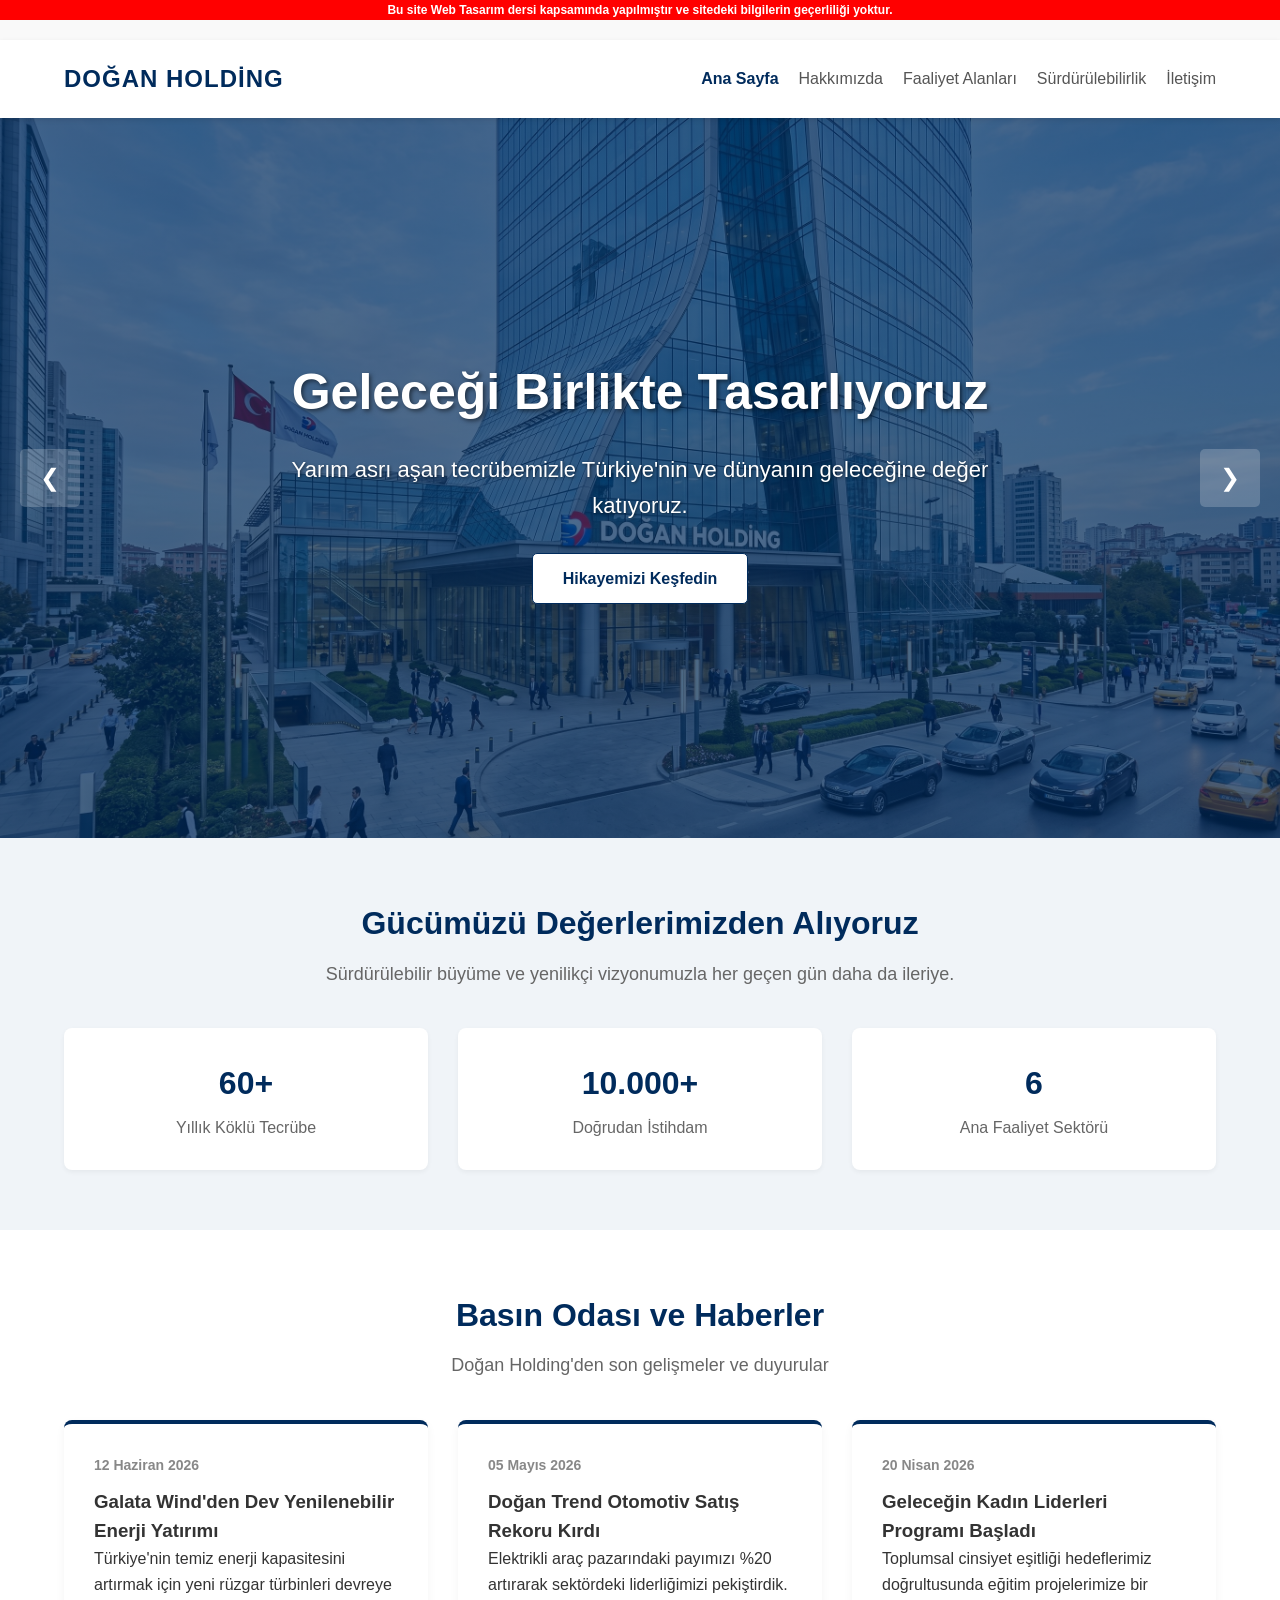
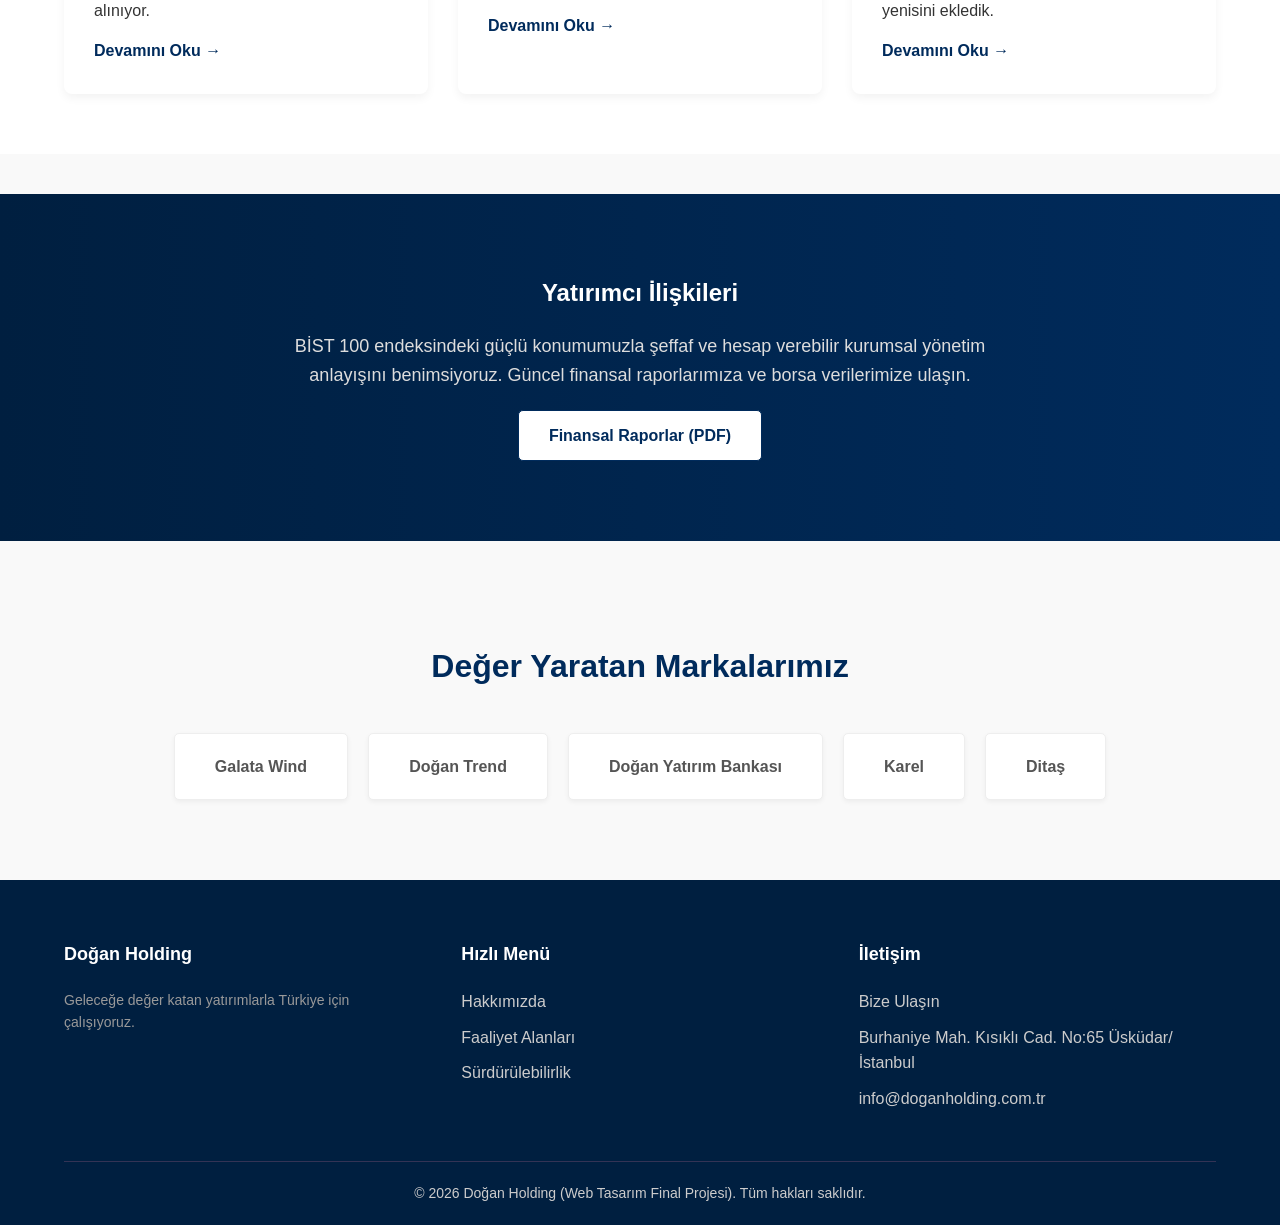
<file: index.html>
<!DOCTYPE html>
<html lang="tr">
<head>
    <meta charset="UTF-8">
    <meta name="viewport" content="width=device-width, initial-scale=1.0">
    <title>Doğan Holding | Geleceğe Değer</title>
    <link rel="stylesheet" href="css/style.css">
</head>
<body>

    <div class="sabit-uyari">
        Bu site Web Tasarım dersi kapsamında yapılmıştır ve sitedeki bilgilerin geçerliliği yoktur.
    </div>

    <header>
        <div class="logo">DOĞAN HOLDİNG</div>
        <nav>
            <ul class="nav-links" id="navLinks">
                <li><a href="index.html" style="color:#002B5C; font-weight:bold;">Ana Sayfa</a></li>
                <li><a href="hakkimizda.html">Hakkımızda</a></li>
                <li><a href="faaliyetler.html">Faaliyet Alanları</a></li>
                <li><a href="surdurulebilirlik.html">Sürdürülebilirlik</a></li>
                <li><a href="iletisim.html">İletişim</a></li>
            </ul>
            <button id="menuBtn" class="menu-btn">☰ Menü</button>
        </nav>
    </header>

    <section class="slider-container">
        <div class="slide aktif" style="background-image: linear-gradient(rgba(0,43,92,0.7), rgba(0,43,92,0.7)), url('images/holding-bina.jpeg');">
            <div class="slide-icerik">
                <h1>Geleceği Birlikte Tasarlıyoruz</h1>
                <p>Yarım asrı aşan tecrübemizle Türkiye'nin ve dünyanın geleceğine değer katıyoruz.</p>
                <a href="hakkimizda.html" class="btn">Hikayemizi Keşfedin</a>
            </div>
        </div>
        <div class="slide" style="background-image: linear-gradient(rgba(0,43,92,0.7), rgba(0,43,92,0.7)), url('images/enerji.jpeg');">
            <div class="slide-icerik">
                <h1>Sürdürülebilir Bir Dünya</h1>
                <p>Yenilenebilir enerji yatırımlarımızla yarınları aydınlatıyoruz.</p>
                <a href="surdurulebilirlik.html" class="btn">Sürdürülebilirlik Raporu</a>
            </div>
        </div>
        <div class="slide" style="background-image: linear-gradient(rgba(0,43,92,0.7), rgba(0,43,92,0.7)), url('images/otomotiv.jpeg');">
            <div class="slide-icerik">
                <h1>Yenilikçi Mobilite</h1>
                <p>Otomotiv sektöründe geleceğin trendlerini belirliyoruz.</p>
                <a href="faaliyetler.html" class="btn">Faaliyet Alanlarımız</a>
            </div>
        </div>

        <button class="slider-btn prev" id="prevBtn">&#10094;</button>
        <button class="slider-btn next" id="nextBtn">&#10095;</button>
    </section>

    <section class="istatistikler">
        <div class="baslik-merkez">
            <h2>Gücümüzü Değerlerimizden Alıyoruz</h2>
            <p>Sürdürülebilir büyüme ve yenilikçi vizyonumuzla her geçen gün daha da ileriye.</p>
        </div>
        <div class="grid-3">
            <div class="istatistik-kutu">60+ <span>Yıllık Köklü Tecrübe</span></div>
            <div class="istatistik-kutu">10.000+ <span>Doğrudan İstihdam</span></div>
            <div class="istatistik-kutu">6 <span>Ana Faaliyet Sektörü</span></div>
        </div>
    </section>

    <section class="haberler-alani">
        <div class="baslik-merkez">
            <h2>Basın Odası ve Haberler</h2>
            <p>Doğan Holding'den son gelişmeler ve duyurular</p>
        </div>
        <div class="grid-3">
            <div class="kart haber-kart">
                <div class="haber-tarih">12 Haziran 2026</div>
                <h3 style="margin-top: 10px;">Galata Wind'den Dev Yenilenebilir Enerji Yatırımı</h3>
                <p>Türkiye'nin temiz enerji kapasitesini artırmak için yeni rüzgar türbinleri devreye alınıyor.</p>
                <a href="#" class="haber-link">Devamını Oku &rarr;</a>
            </div>
            <div class="kart haber-kart">
                <div class="haber-tarih">05 Mayıs 2026</div>
                <h3 style="margin-top: 10px;">Doğan Trend Otomotiv Satış Rekoru Kırdı</h3>
                <p>Elektrikli araç pazarındaki payımızı %20 artırarak sektördeki liderliğimizi pekiştirdik.</p>
                <a href="#" class="haber-link">Devamını Oku &rarr;</a>
            </div>
            <div class="kart haber-kart">
                <div class="haber-tarih">20 Nisan 2026</div>
                <h3 style="margin-top: 10px;">Geleceğin Kadın Liderleri Programı Başladı</h3>
                <p>Toplumsal cinsiyet eşitliği hedeflerimiz doğrultusunda eğitim projelerimize bir yenisini ekledik.</p>
                <a href="#" class="haber-link">Devamını Oku &rarr;</a>
            </div>
        </div>
    </section>

    <section class="yatirimci-alani">
        <div class="yatirimci-icerik">
            <h2>Yatırımcı İlişkileri</h2>
            <p>BİST 100 endeksindeki güçlü konumumuzla şeffaf ve hesap verebilir kurumsal yönetim anlayışını benimsiyoruz. Güncel finansal raporlarımıza ve borsa verilerimize ulaşın.</p>
            <a href="#" class="btn">Finansal Raporlar (PDF)</a>
        </div>
    </section>

    <section class="markalar-alani">
        <div class="baslik-merkez">
            <h2>Değer Yaratan Markalarımız</h2>
        </div>
        <div class="marka-seridi">
            <div class="marka-kutu">Galata Wind</div>
            <div class="marka-kutu">Doğan Trend</div>
            <div class="marka-kutu">Doğan Yatırım Bankası</div>
            <div class="marka-kutu">Karel</div>
            <div class="marka-kutu">Ditaş</div>
        </div>
    </section>

    <footer>
        <div class="footer-grid">
            <div>
                <h4>Doğan Holding</h4>
                <p style="color:#999; font-size:14px;">Geleceğe değer katan yatırımlarla Türkiye için çalışıyoruz.</p>
            </div>
            <div>
                <h4>Hızlı Menü</h4>
                <ul>
                    <li><a href="hakkimizda.html">Hakkımızda</a></li>
                    <li><a href="faaliyetler.html">Faaliyet Alanları</a></li>
                    <li><a href="surdurulebilirlik.html">Sürdürülebilirlik</a></li>
                </ul>
            </div>
            <div>
                <h4>İletişim</h4>
                <ul>
                    <li><a href="iletisim.html">Bize Ulaşın</a></li>
                    <li>Burhaniye Mah. Kısıklı Cad. No:65 Üsküdar/İstanbul</li>
                    <li>info@doganholding.com.tr</li>
                </ul>
            </div>
        </div>
        <div class="footer-alt">
            &copy; 2026 Doğan Holding (Web Tasarım Final Projesi). Tüm hakları saklıdır.
        </div>
    </footer>

    <script src="js/script.js"></script>
</body>
</html>
</file>
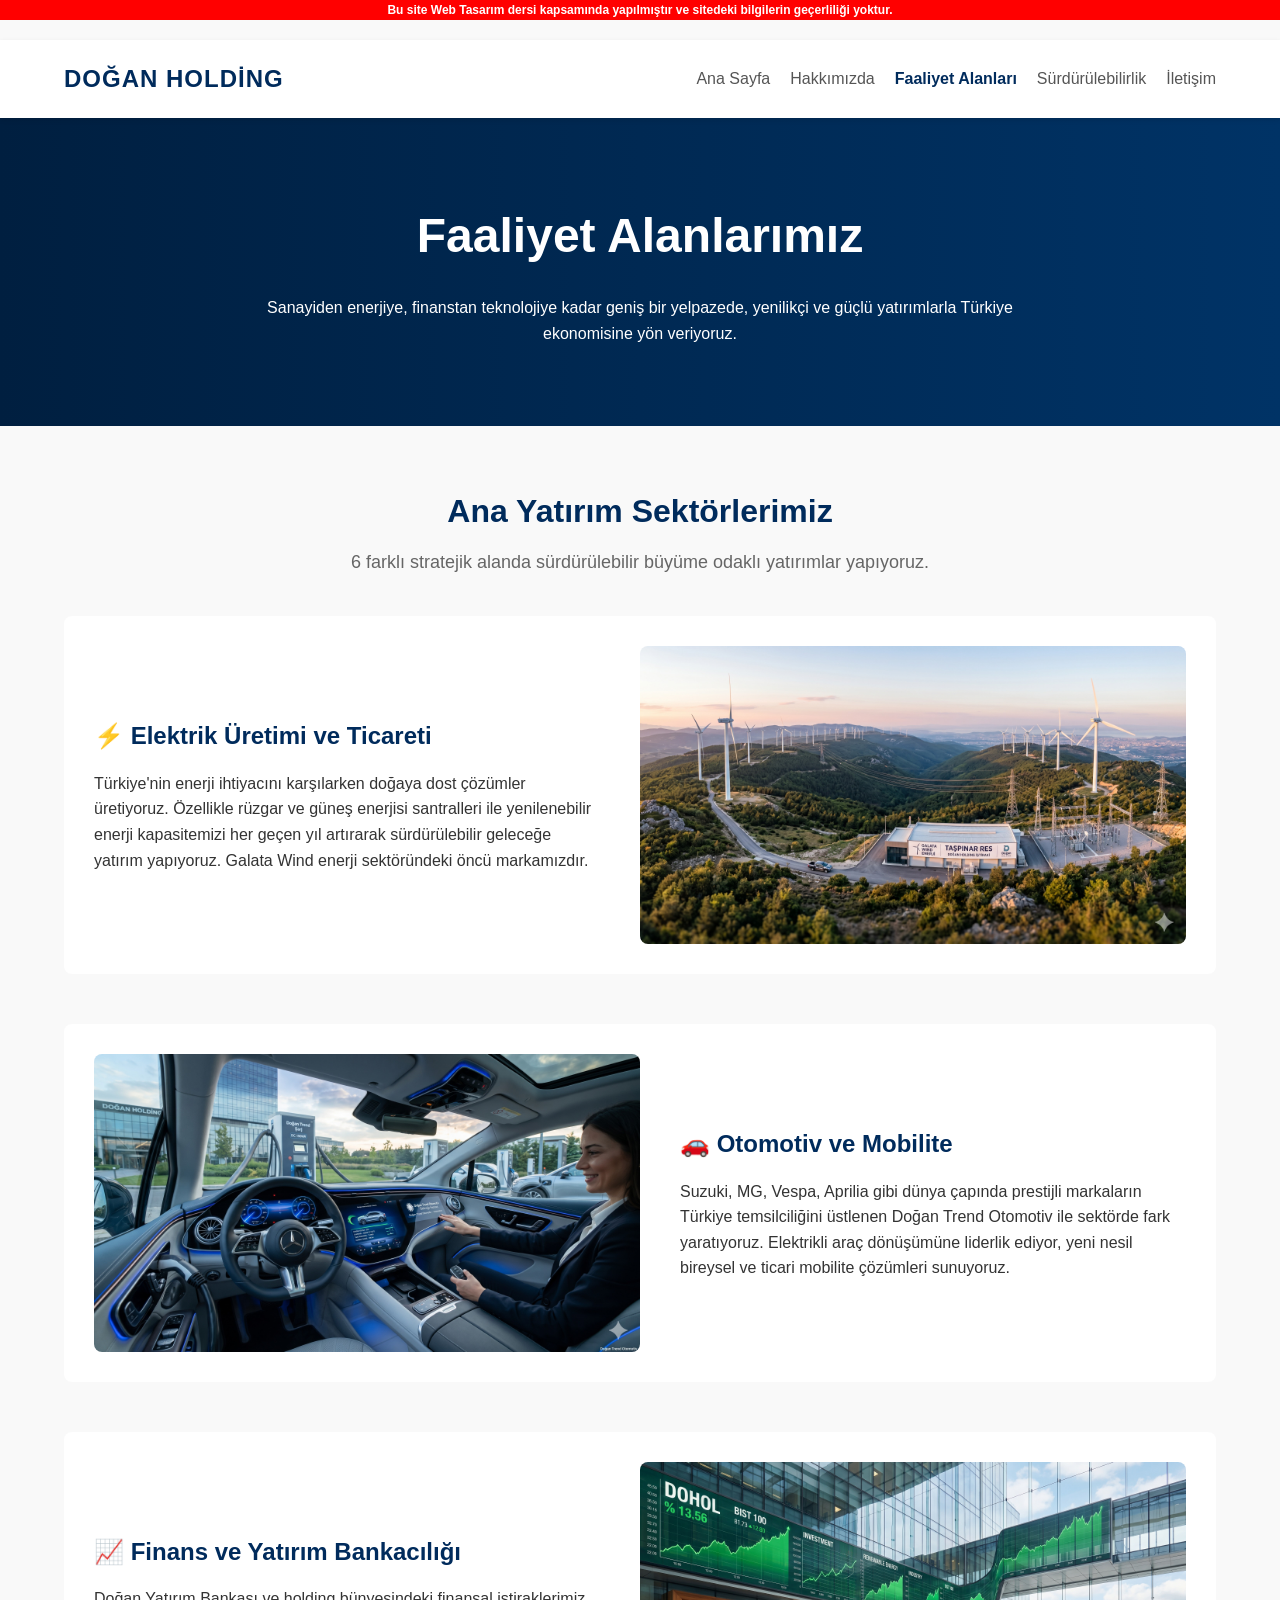
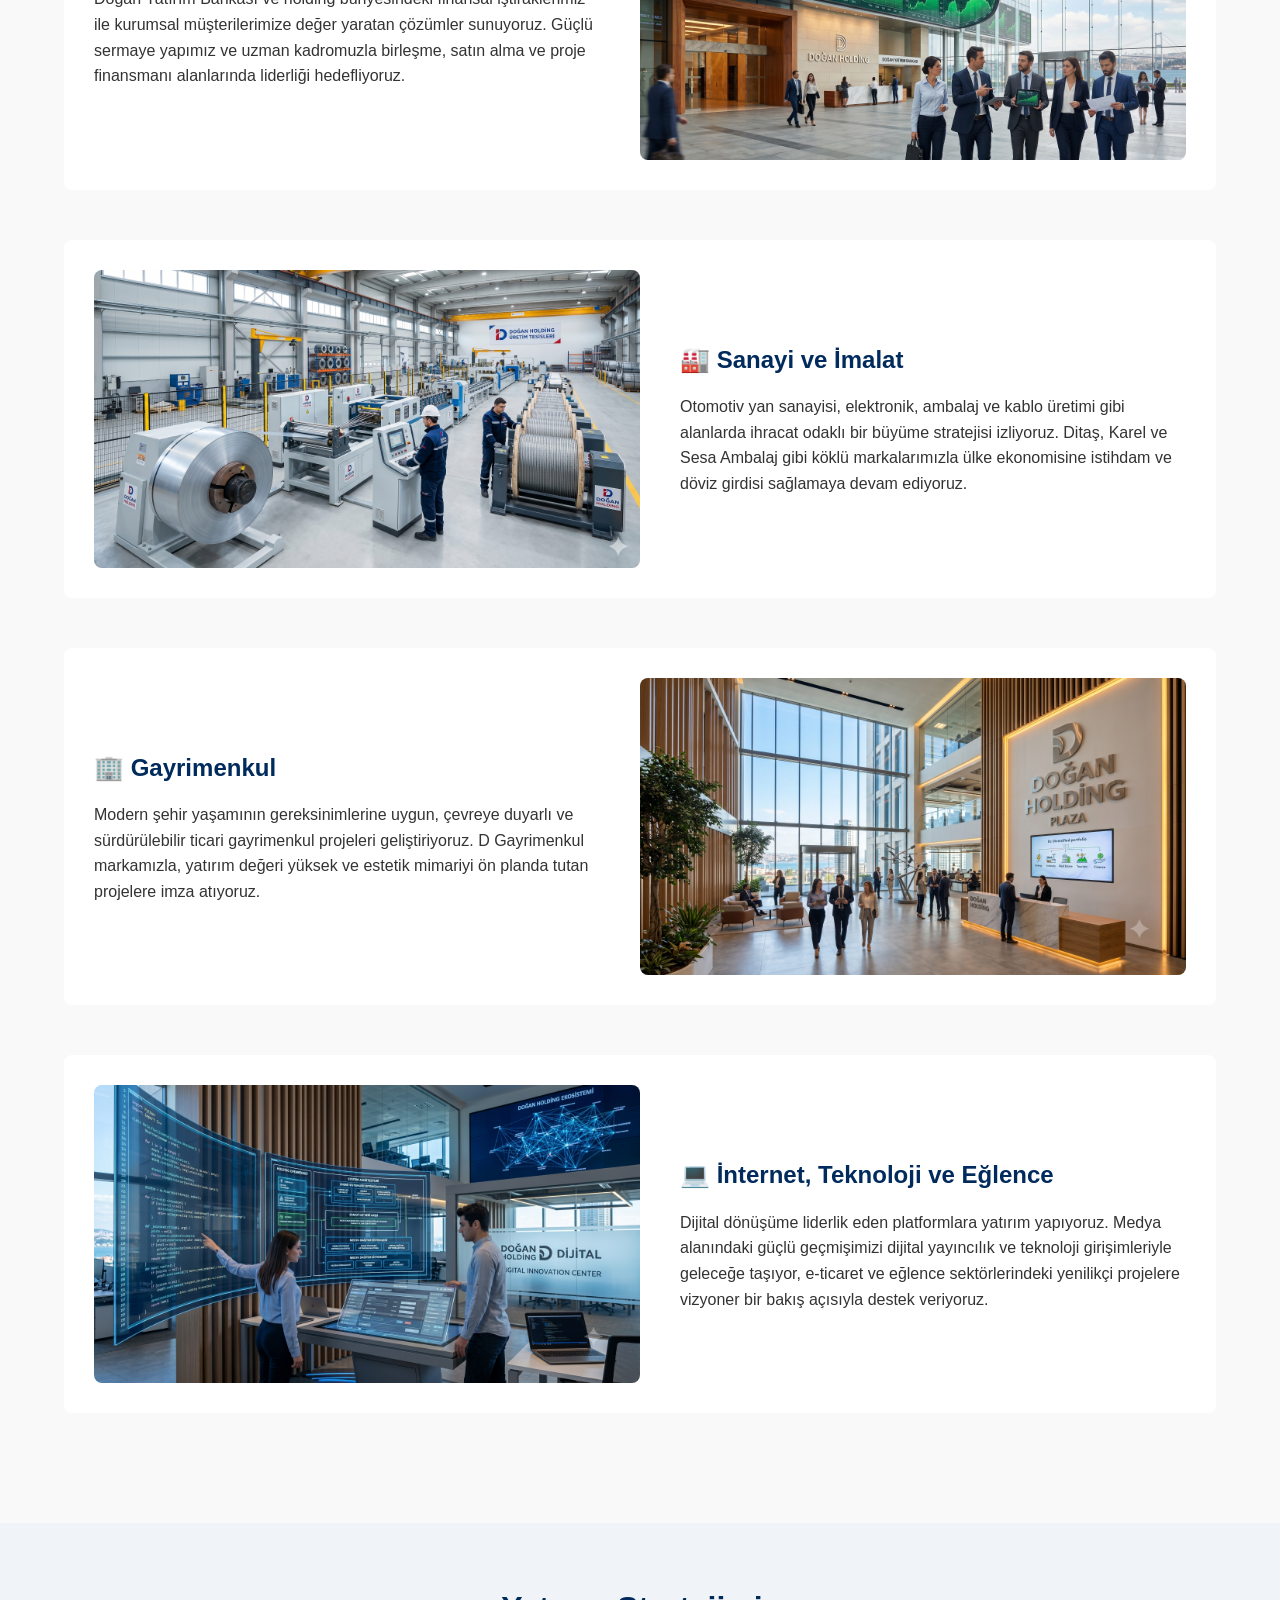
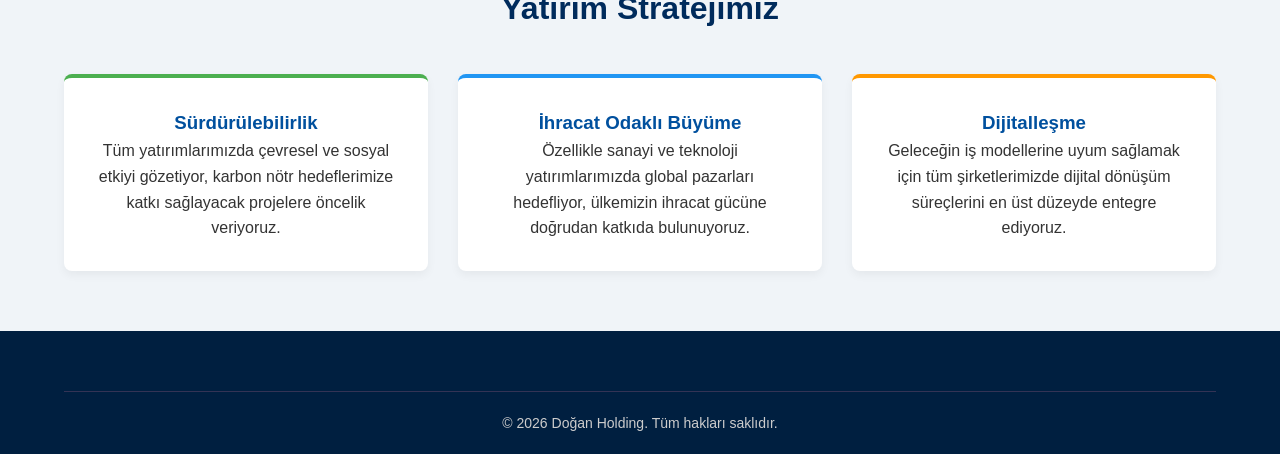
<file: faaliyetler.html>
<!DOCTYPE html>
<html lang="tr">
<head>
    <meta charset="UTF-8">
    <meta name="viewport" content="width=device-width, initial-scale=1.0">
    <title>Faaliyet Alanları | Doğan Holding</title>
    <link rel="stylesheet" href="css/style.css">
</head>
<body>
    <div class="sabit-uyari">Bu site Web Tasarım dersi kapsamında yapılmıştır ve sitedeki bilgilerin geçerliliği yoktur.</div>
    
    <header>
        <div class="logo">DOĞAN HOLDİNG</div>
        <nav>
            <ul class="nav-links" id="navLinks">
                <li><a href="index.html">Ana Sayfa</a></li>
                <li><a href="hakkimizda.html">Hakkımızda</a></li>
                <li><a href="faaliyetler.html" style="color:#002B5C; font-weight:bold;">Faaliyet Alanları</a></li>
                <li><a href="surdurulebilirlik.html">Sürdürülebilirlik</a></li>
                <li><a href="iletisim.html">İletişim</a></li>
            </ul>
            <button id="menuBtn" class="menu-btn">☰ Menü</button>
        </nav>
    </header>

    <section class="hero" style="padding: 80px 5%; height: auto; background: linear-gradient(to right, #001f40, #003366);">
        <h1 style="text-align: center;">Faaliyet Alanlarımız</h1>
        <p style="text-align: center; max-width: 800px; margin: 0 auto;">Sanayiden enerjiye, finanstan teknolojiye kadar geniş bir yelpazede, yenilikçi ve güçlü yatırımlarla Türkiye ekonomisine yön veriyoruz.</p>
    </section>

    <section>
        <div class="baslik-merkez">
            <h2>Ana Yatırım Sektörlerimiz</h2>
            <p>6 farklı stratejik alanda sürdürülebilir büyüme odaklı yatırımlar yapıyoruz.</p>
        </div>

        <div class="icerik-blok">
            <img src="images/faaliyet-enerji.jpeg" alt="Enerji ve Sürdürülebilirlik">
            <div class="icerik-yazi">
                <h3>⚡ Elektrik Üretimi ve Ticareti</h3>
                <p>Türkiye'nin enerji ihtiyacını karşılarken doğaya dost çözümler üretiyoruz. Özellikle rüzgar ve güneş enerjisi santralleri ile yenilenebilir enerji kapasitemizi her geçen yıl artırarak sürdürülebilir geleceğe yatırım yapıyoruz. Galata Wind enerji sektöründeki öncü markamızdır.</p>
            </div>
        </div>

        <div class="icerik-blok">
            <img src="images/faaliyet-otomotiv.jpeg" alt="Otomotiv ve Mobilite">
            <div class="icerik-yazi">
                <h3>🚗 Otomotiv ve Mobilite</h3>
                <p>Suzuki, MG, Vespa, Aprilia gibi dünya çapında prestijli markaların Türkiye temsilciliğini üstlenen Doğan Trend Otomotiv ile sektörde fark yaratıyoruz. Elektrikli araç dönüşümüne liderlik ediyor, yeni nesil bireysel ve ticari mobilite çözümleri sunuyoruz.</p>
            </div>
        </div>

        <div class="icerik-blok">
            <img src="images/faaliyet-finans.jpeg" alt="Finansman ve Yatırım Bankacılığı">
            <div class="icerik-yazi">
                <h3>📈 Finans ve Yatırım Bankacılığı</h3>
                <p>Doğan Yatırım Bankası ve holding bünyesindeki finansal iştiraklerimiz ile kurumsal müşterilerimize değer yaratan çözümler sunuyoruz. Güçlü sermaye yapımız ve uzman kadromuzla birleşme, satın alma ve proje finansmanı alanlarında liderliği hedefliyoruz.</p>
            </div>
        </div>

        <div class="icerik-blok">
            <img src="images/faaliyet-sanayi.jpeg" alt="Sanayi ve İmalat">
            <div class="icerik-yazi">
                <h3>🏭 Sanayi ve İmalat</h3>
                <p>Otomotiv yan sanayisi, elektronik, ambalaj ve kablo üretimi gibi alanlarda ihracat odaklı bir büyüme stratejisi izliyoruz. Ditaş, Karel ve Sesa Ambalaj gibi köklü markalarımızla ülke ekonomisine istihdam ve döviz girdisi sağlamaya devam ediyoruz.</p>
            </div>
        </div>

        <div class="icerik-blok">
            <img src="images/faaliyet-gayrimenkul.jpeg" alt="Gayrimenkul Yatırımları">
            <div class="icerik-yazi">
                <h3>🏢 Gayrimenkul</h3>
                <p>Modern şehir yaşamının gereksinimlerine uygun, çevreye duyarlı ve sürdürülebilir ticari gayrimenkul projeleri geliştiriyoruz. D Gayrimenkul markamızla, yatırım değeri yüksek ve estetik mimariyi ön planda tutan projelere imza atıyoruz.</p>
            </div>
        </div>

        <div class="icerik-blok">
            <img src="images/faaliyet-teknoloji.jpeg" alt="Teknoloji ve İnternet">
            <div class="icerik-yazi">
                <h3>💻 İnternet, Teknoloji ve Eğlence</h3>
                <p>Dijital dönüşüme liderlik eden platformlara yatırım yapıyoruz. Medya alanındaki güçlü geçmişimizi dijital yayıncılık ve teknoloji girişimleriyle geleceğe taşıyor, e-ticaret ve eğlence sektörlerindeki yenilikçi projelere vizyoner bir bakış açısıyla destek veriyoruz.</p>
            </div>
        </div>
    </section>

    <section style="background-color: #f0f4f8;">
        <div class="baslik-merkez">
            <h2>Yatırım Stratejimiz</h2>
        </div>
        <div class="grid-3">
            <div class="kart" style="border-top: 4px solid #4caf50;">
                <h3 style="color:#00509E;">Sürdürülebilirlik</h3>
                <p>Tüm yatırımlarımızda çevresel ve sosyal etkiyi gözetiyor, karbon nötr hedeflerimize katkı sağlayacak projelere öncelik veriyoruz.</p>
            </div>
            <div class="kart" style="border-top: 4px solid #2196f3;">
                <h3 style="color:#00509E;">İhracat Odaklı Büyüme</h3>
                <p>Özellikle sanayi ve teknoloji yatırımlarımızda global pazarları hedefliyor, ülkemizin ihracat gücüne doğrudan katkıda bulunuyoruz.</p>
            </div>
            <div class="kart" style="border-top: 4px solid #ff9800;">
                <h3 style="color:#00509E;">Dijitalleşme</h3>
                <p>Geleceğin iş modellerine uyum sağlamak için tüm şirketlerimizde dijital dönüşüm süreçlerini en üst düzeyde entegre ediyoruz.</p>
            </div>
        </div>
    </section>

    <footer>
        <div class="footer-alt">&copy; 2026 Doğan Holding. Tüm hakları saklıdır.</div>
    </footer>
    <script src="js/script.js"></script>
</body>
</html>
</file>
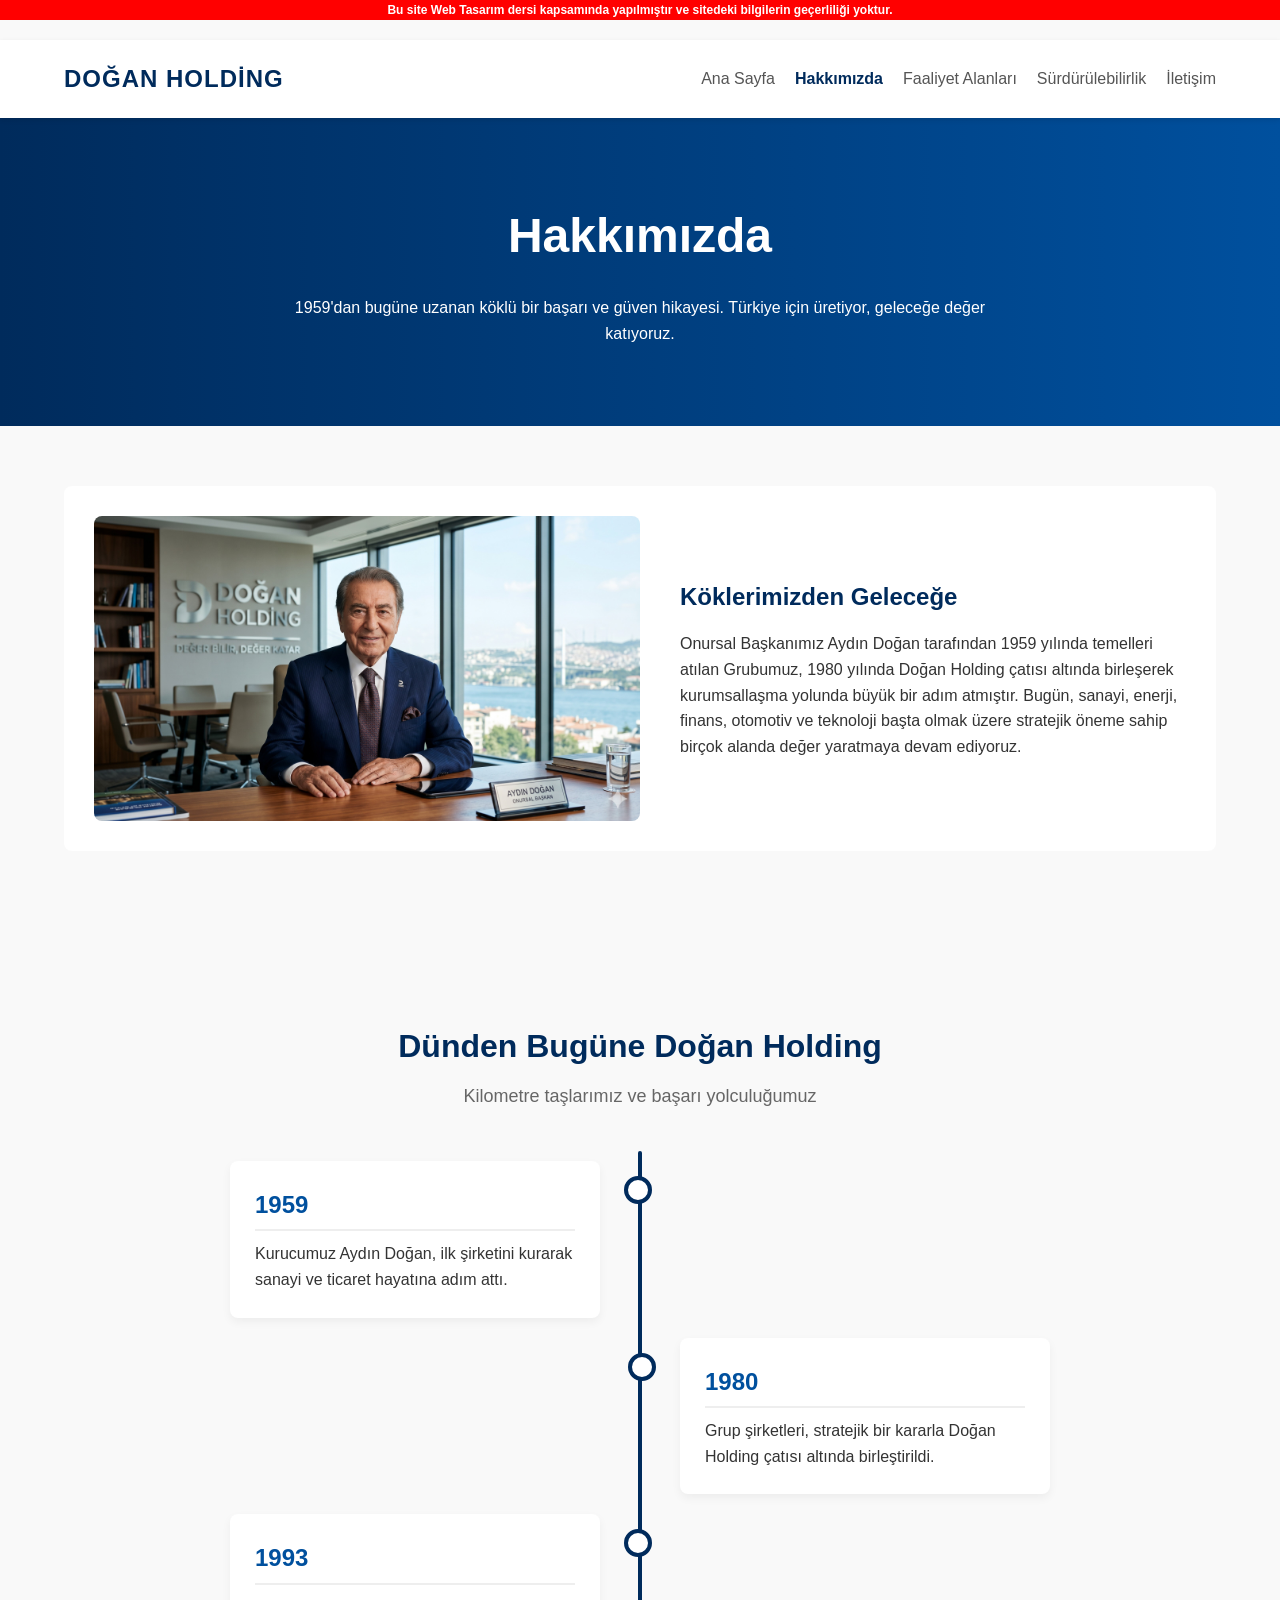
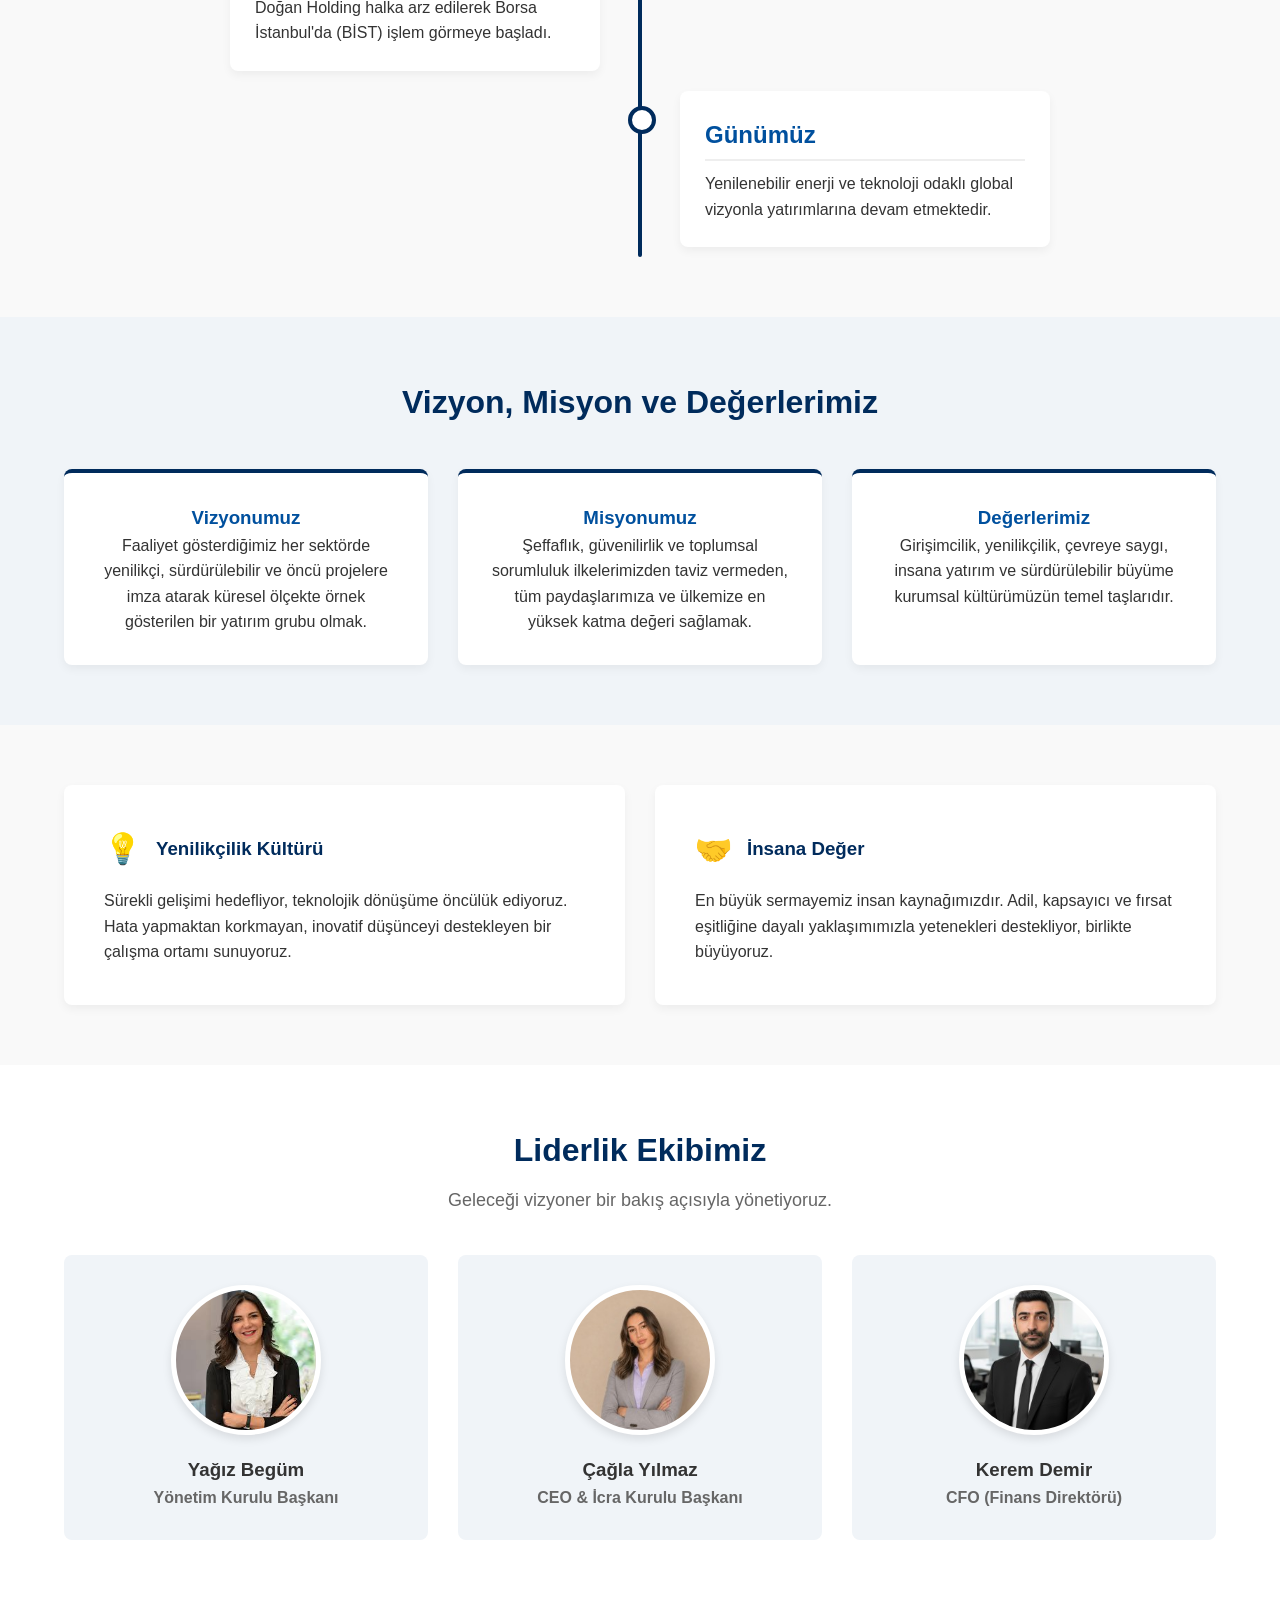
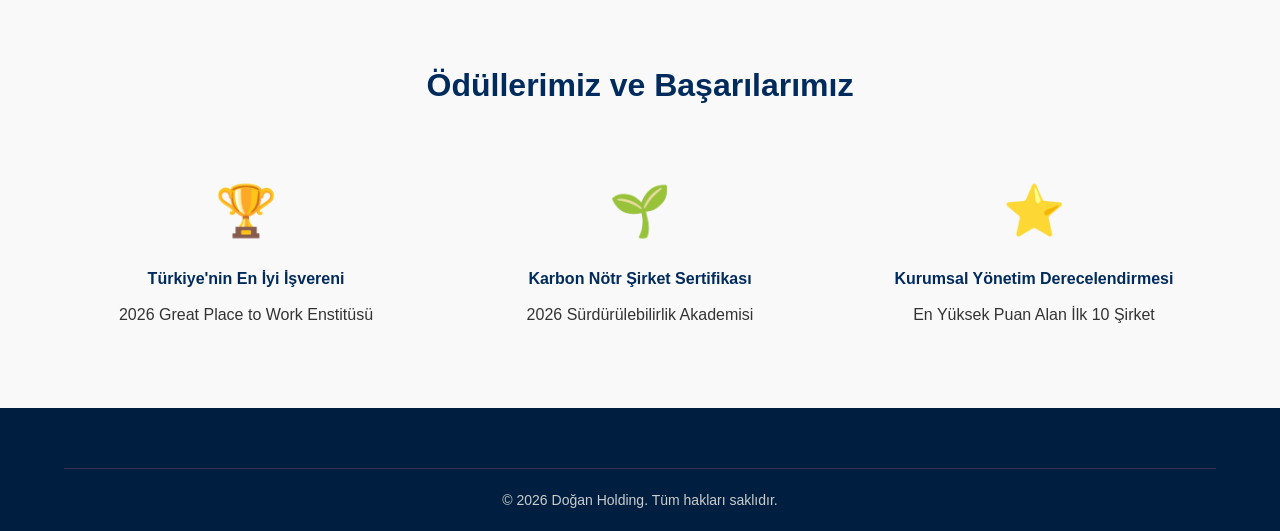
<file: hakkimizda.html>
<!DOCTYPE html>
<html lang="tr">
<head>
    <meta charset="UTF-8">
    <meta name="viewport" content="width=device-width, initial-scale=1.0">
    <title>Hakkımızda | Doğan Holding</title>
    <link rel="stylesheet" href="css/style.css">
</head>
<body>
    <div class="sabit-uyari">Bu site Web Tasarım dersi kapsamında yapılmıştır ve sitedeki bilgilerin geçerliliği yoktur.</div>
    
    <header>
        <div class="logo">DOĞAN HOLDİNG</div>
        <nav>
            <ul class="nav-links" id="navLinks">
                <li><a href="index.html">Ana Sayfa</a></li>
                <li><a href="hakkimizda.html" style="color:#002B5C; font-weight:bold;">Hakkımızda</a></li>
                <li><a href="faaliyetler.html">Faaliyet Alanları</a></li>
                <li><a href="surdurulebilirlik.html">Sürdürülebilirlik</a></li>
                <li><a href="iletisim.html">İletişim</a></li>
            </ul>
            <button id="menuBtn" class="menu-btn">☰ Menü</button>
        </nav>
    </header>

    <section class="hero" style="padding: 80px 5%; height: auto;">
        <h1 style="text-align: center;">Hakkımızda</h1>
        <p style="text-align: center; max-width: 700px; margin: 0 auto;">1959'dan bugüne uzanan köklü bir başarı ve güven hikayesi. Türkiye için üretiyor, geleceğe değer katıyoruz.</p>
    </section>

    <section>
        <div class="icerik-blok">
            <img src="images/kurucu.jpeg" alt="Kuruluşumuz">
            <div class="icerik-yazi">
                <h3>Köklerimizden Geleceğe</h3>
                <p>Onursal Başkanımız Aydın Doğan tarafından 1959 yılında temelleri atılan Grubumuz, 1980 yılında Doğan Holding çatısı altında birleşerek kurumsallaşma yolunda büyük bir adım atmıştır. Bugün, sanayi, enerji, finans, otomotiv ve teknoloji başta olmak üzere stratejik öneme sahip birçok alanda değer yaratmaya devam ediyoruz.</p>
            </div>
        </div>
    </section>

    <section class="tarihce-alani">
        <div class="baslik-merkez">
            <h2>Dünden Bugüne Doğan Holding</h2>
            <p>Kilometre taşlarımız ve başarı yolculuğumuz</p>
        </div>
        <div class="timeline">
            <div class="timeline-item sol">
                <div class="timeline-icerik">
                    <h3>1959</h3>
                    <p>Kurucumuz Aydın Doğan, ilk şirketini kurarak sanayi ve ticaret hayatına adım attı.</p>
                </div>
            </div>
            <div class="timeline-item sag">
                <div class="timeline-icerik">
                    <h3>1980</h3>
                    <p>Grup şirketleri, stratejik bir kararla Doğan Holding çatısı altında birleştirildi.</p>
                </div>
            </div>
            <div class="timeline-item sol">
                <div class="timeline-icerik">
                    <h3>1993</h3>
                    <p>Doğan Holding halka arz edilerek Borsa İstanbul'da (BİST) işlem görmeye başladı.</p>
                </div>
            </div>
            <div class="timeline-item sag">
                <div class="timeline-icerik">
                    <h3>Günümüz</h3>
                    <p>Yenilenebilir enerji ve teknoloji odaklı global vizyonla yatırımlarına devam etmektedir.</p>
                </div>
            </div>
        </div>
    </section>

    <section style="background-color: #f0f4f8;">
        <div class="baslik-merkez">
            <h2>Vizyon, Misyon ve Değerlerimiz</h2>
        </div>
        <div class="grid-3">
            <div class="kart" style="border-top: 4px solid #002B5C;">
                <h3 style="color:#00509E;">Vizyonumuz</h3>
                <p>Faaliyet gösterdiğimiz her sektörde yenilikçi, sürdürülebilir ve öncü projelere imza atarak küresel ölçekte örnek gösterilen bir yatırım grubu olmak.</p>
            </div>
            <div class="kart" style="border-top: 4px solid #002B5C;">
                <h3 style="color:#00509E;">Misyonumuz</h3>
                <p>Şeffaflık, güvenilirlik ve toplumsal sorumluluk ilkelerimizden taviz vermeden, tüm paydaşlarımıza ve ülkemize en yüksek katma değeri sağlamak.</p>
            </div>
            <div class="kart" style="border-top: 4px solid #002B5C;">
                <h3 style="color:#00509E;">Değerlerimiz</h3>
                <p>Girişimcilik, yenilikçilik, çevreye saygı, insana yatırım ve sürdürülebilir büyüme kurumsal kültürümüzün temel taşlarıdır.</p>
            </div>
        </div>
    </section>

    <section>
        <div class="kultur-grid">
            <div class="kultur-kutu">
                <h3><span style="font-size: 30px;">💡</span> Yenilikçilik Kültürü</h3>
                <p>Sürekli gelişimi hedefliyor, teknolojik dönüşüme öncülük ediyoruz. Hata yapmaktan korkmayan, inovatif düşünceyi destekleyen bir çalışma ortamı sunuyoruz.</p>
            </div>
            <div class="kultur-kutu">
                <h3><span style="font-size: 30px;">🤝</span> İnsana Değer</h3>
                <p>En büyük sermayemiz insan kaynağımızdır. Adil, kapsayıcı ve fırsat eşitliğine dayalı yaklaşımımızla yetenekleri destekliyor, birlikte büyüyoruz.</p>
            </div>
        </div>
    </section>

    <section style="background-color: #fff;">
        <div class="baslik-merkez">
            <h2>Liderlik Ekibimiz</h2>
            <p>Geleceği vizyoner bir bakış açısıyla yönetiyoruz.</p>
        </div>
        <div class="grid-3" style="text-align: center;">
            <div class="yonetici-kart">
                <div class="yonetici-gorsel" style="background-image: url('images/yonetici1.jpg');"></div>
                <h3>Yağız Begüm</h3>
                <p style="color: #666; font-weight: bold;">Yönetim Kurulu Başkanı</p>
            </div>
            <div class="yonetici-kart">
                <div class="yonetici-gorsel" style="background-image: url('images/yonetici2.jpg');"></div>
                <h3>Çağla Yılmaz</h3>
                <p style="color: #666; font-weight: bold;">CEO & İcra Kurulu Başkanı</p>
            </div>
            <div class="yonetici-kart">
                <div class="yonetici-gorsel" style="background-image: url('images/yonetici3.jpg');"></div>
                <h3>Kerem Demir</h3>
                <p style="color: #666; font-weight: bold;">CFO (Finans Direktörü)</p>
            </div>
        </div>
    </section>

    <section class="oduller-alani">
        <div class="baslik-merkez">
            <h2>Ödüllerimiz ve Başarılarımız</h2>
        </div>
        <div class="grid-3">
            <div class="odul-kart">
                <div class="odul-ikon">🏆</div>
                <h4>Türkiye'nin En İyi İşvereni</h4>
                <p>2026 Great Place to Work Enstitüsü</p>
            </div>
            <div class="odul-kart">
                <div class="odul-ikon">🌱</div>
                <h4>Karbon Nötr Şirket Sertifikası</h4>
                <p>2026 Sürdürülebilirlik Akademisi</p>
            </div>
            <div class="odul-kart">
                <div class="odul-ikon">⭐</div>
                <h4>Kurumsal Yönetim Derecelendirmesi</h4>
                <p>En Yüksek Puan Alan İlk 10 Şirket</p>
            </div>
        </div>
    </section>

    <footer>
        <div class="footer-alt">&copy; 2026 Doğan Holding. Tüm hakları saklıdır.</div>
    </footer>
    <script src="js/script.js"></script>
</body>
</html>
</file>
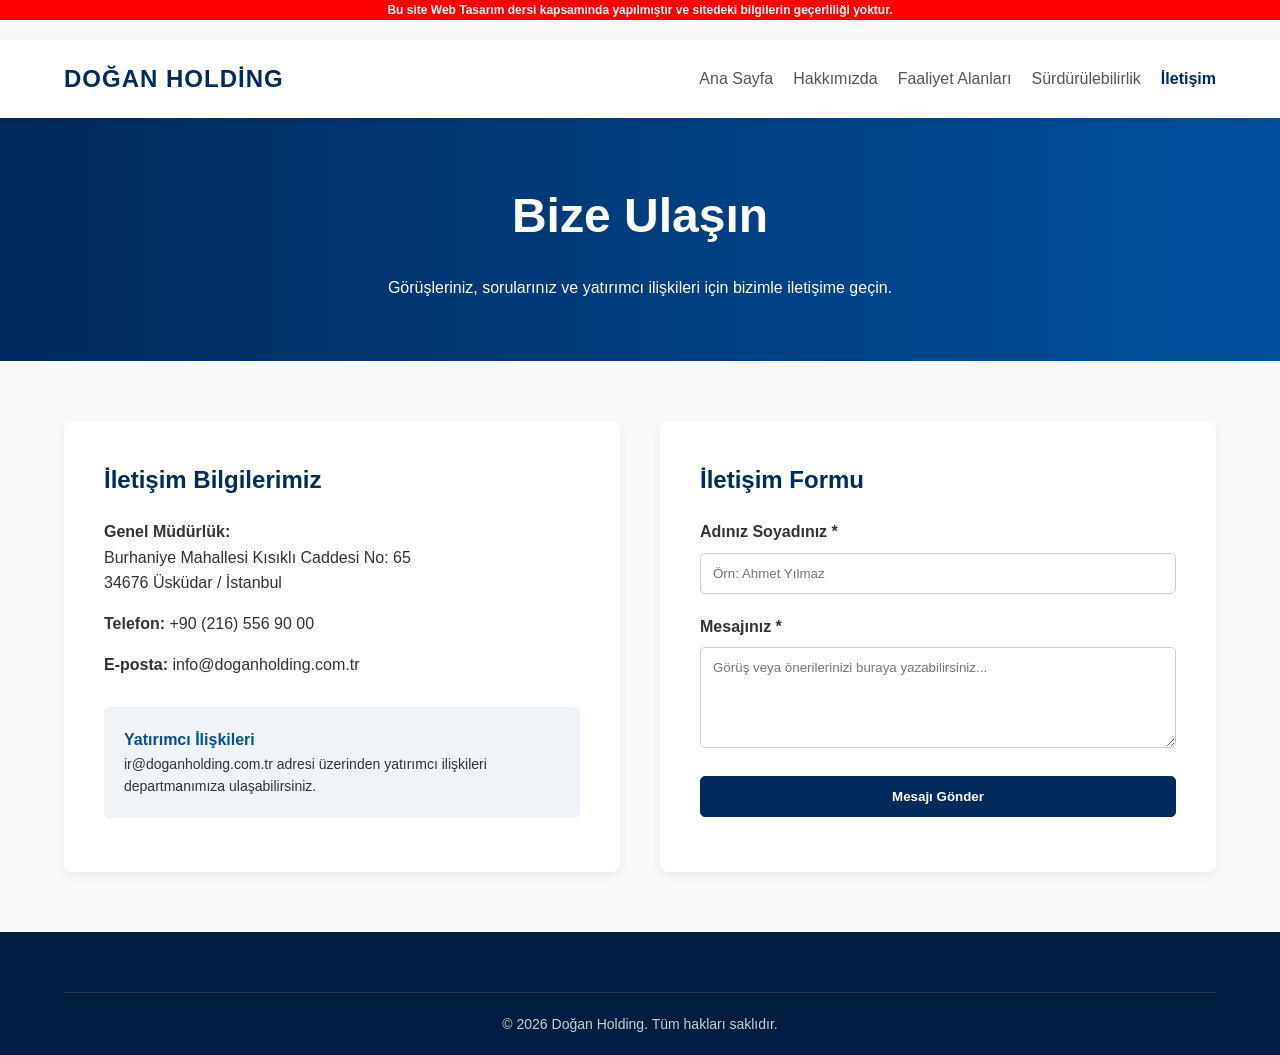
<file: iletisim.html>
<!DOCTYPE html>
<html lang="tr">
<head>
    <meta charset="UTF-8">
    <meta name="viewport" content="width=device-width, initial-scale=1.0">
    <title>İletişim | Doğan Holding</title>
    <link rel="stylesheet" href="css/style.css">
</head>
<body>
    <div class="sabit-uyari">Bu site Web Tasarım dersi kapsamında yapılmıştır ve sitedeki bilgilerin geçerliliği yoktur.</div>
    <header>
        <div class="logo">DOĞAN HOLDİNG</div>
        <nav>
            <ul class="nav-links" id="navLinks">
                <li><a href="index.html">Ana Sayfa</a></li>
                <li><a href="hakkimizda.html">Hakkımızda</a></li>
                <li><a href="faaliyetler.html">Faaliyet Alanları</a></li>
                <li><a href="surdurulebilirlik.html">Sürdürülebilirlik</a></li>
                <li><a href="iletisim.html" style="color:#002B5C; font-weight:bold;">İletişim</a></li>
            </ul>
            <button id="menuBtn" class="menu-btn">☰ Menü</button>
        </nav>
    </header>

    <section class="hero" style="padding: 60px 5%; height: auto;">
        <h1 style="text-align: center;">Bize Ulaşın</h1>
        <p style="text-align: center;">Görüşleriniz, sorularınız ve yatırımcı ilişkileri için bizimle iletişime geçin.</p>
    </section>

    <section style="display: flex; flex-wrap: wrap; gap: 40px;">
        <div style="flex: 1; min-width: 300px; background: white; padding: 40px; border-radius: 8px; box-shadow: 0 4px 10px rgba(0,0,0,0.05);">
            <h2 style="color: #002B5C; margin-bottom: 20px;">İletişim Bilgilerimiz</h2>
            <p><strong>Genel Müdürlük:</strong><br>Burhaniye Mahallesi Kısıklı Caddesi No: 65<br>34676 Üsküdar / İstanbul</p>
            <p style="margin-top: 15px;"><strong>Telefon:</strong> +90 (216) 556 90 00</p>
            <p style="margin-top: 15px;"><strong>E-posta:</strong> info@doganholding.com.tr</p>
            
            <div style="margin-top: 30px; padding: 20px; background-color: #f0f4f8; border-radius: 5px;">
                <h4 style="color: #00509E;">Yatırımcı İlişkileri</h4>
                <p style="font-size: 14px;">ir@doganholding.com.tr adresi üzerinden yatırımcı ilişkileri departmanımıza ulaşabilirsiniz.</p>
            </div>
        </div>

        <div style="flex: 1; min-width: 300px; background: white; padding: 40px; border-radius: 8px; box-shadow: 0 4px 10px rgba(0,0,0,0.05);">
            <h2 style="color: #002B5C; margin-bottom: 20px;">İletişim Formu</h2>
            <form id="iletisimFormu">
                <div class="form-grup">
                    <label for="adSoyad">Adınız Soyadınız *</label>
                    <input type="text" id="adSoyad" placeholder="Örn: Ahmet Yılmaz">
                </div>
                <div class="form-grup">
                    <label for="mesaj">Mesajınız *</label>
                    <textarea id="mesaj" rows="5" placeholder="Görüş veya önerilerinizi buraya yazabilirsiniz..."></textarea>
                </div>
                <button type="submit" class="btn" style="width: 100%; background-color: #002B5C; color: white;">Mesajı Gönder</button>
            </form>
            <p id="formUyari" class="uyari-mesaji"></p>
        </div>
    </section>

    <footer><div class="footer-alt">&copy; 2026 Doğan Holding. Tüm hakları saklıdır.</div></footer>
    <script src="js/script.js"></script>
</body>
</html>
</file>
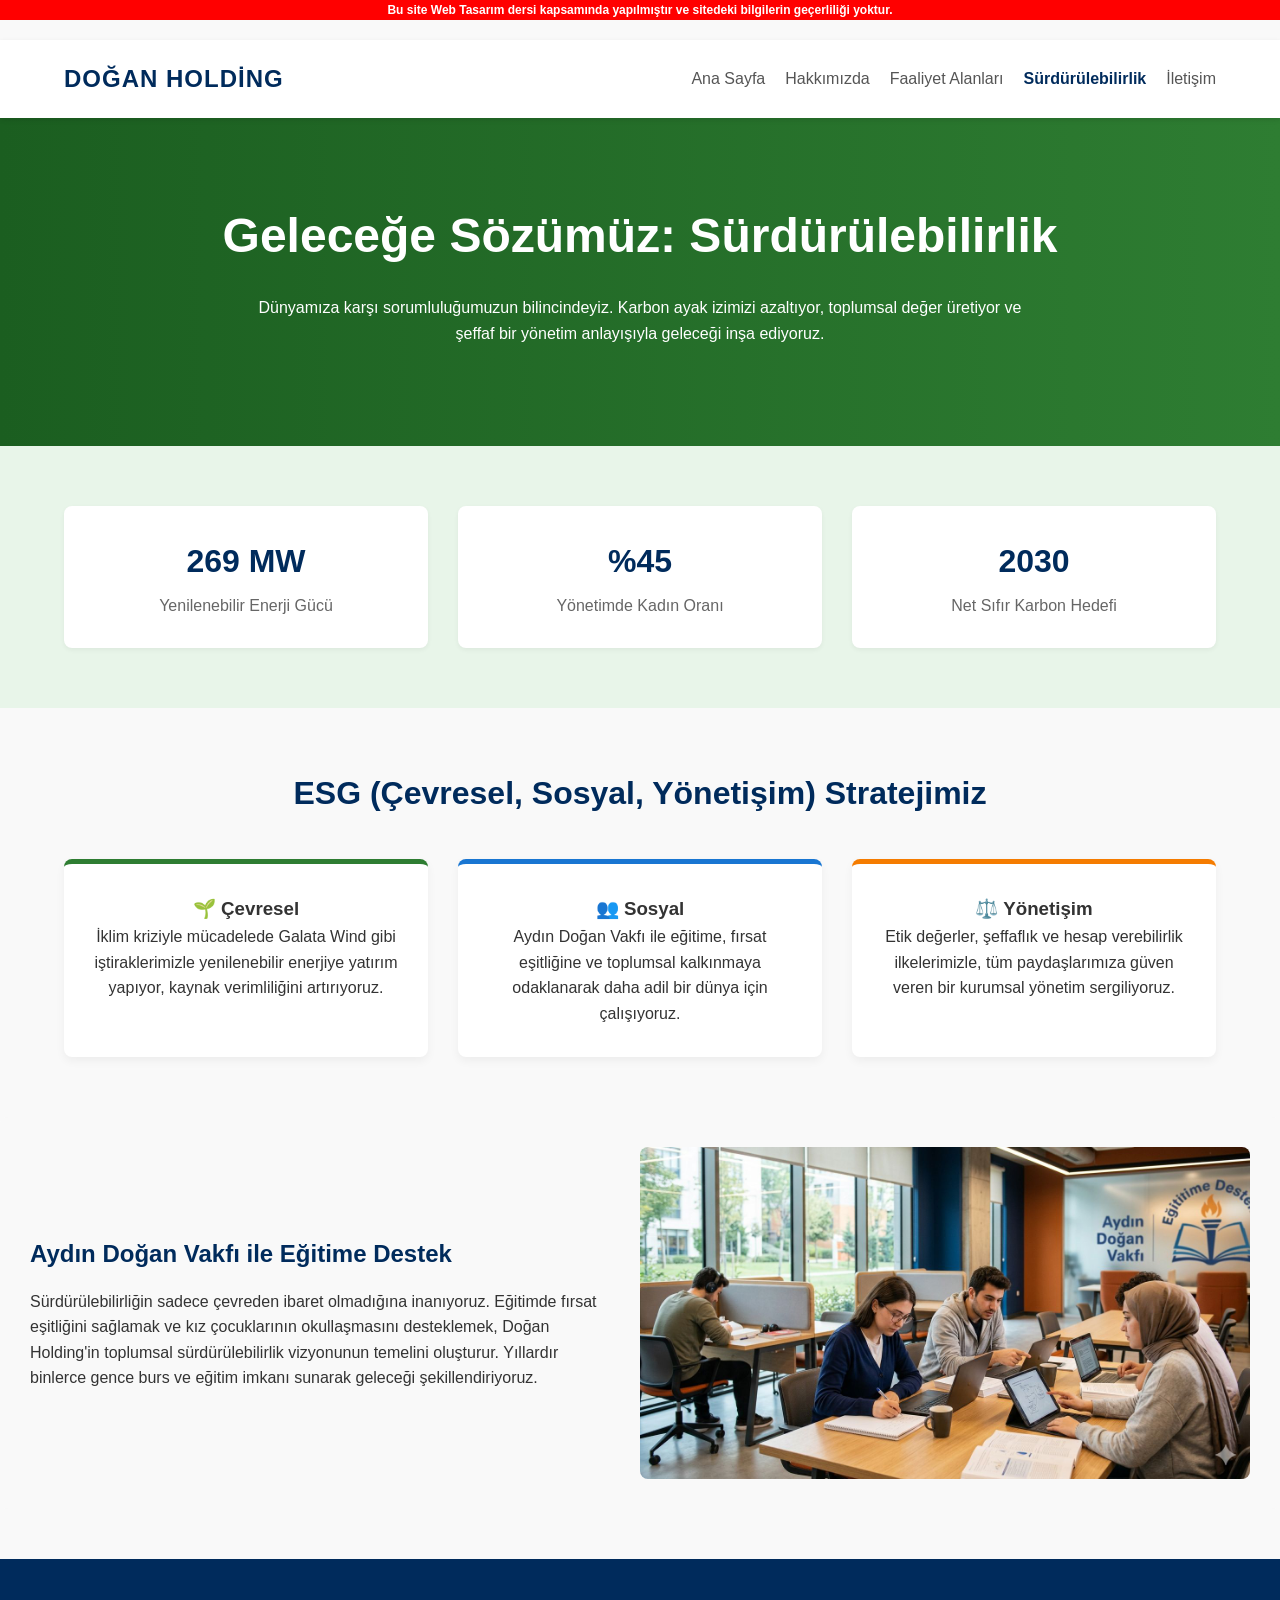
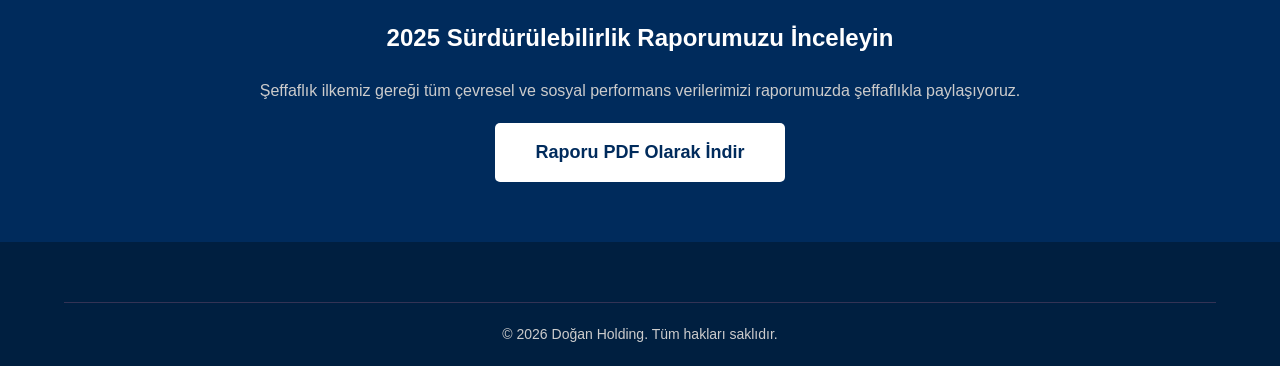
<file: surdurulebilirlik.html>
<!DOCTYPE html>
<html lang="tr">
<head>
    <meta charset="UTF-8">
    <meta name="viewport" content="width=device-width, initial-scale=1.0">
    <title>Sürdürülebilirlik | Doğan Holding</title>
    <link rel="stylesheet" href="css/style.css">
</head>
<body>
    <div class="sabit-uyari">Bu site Web Tasarım dersi kapsamında yapılmıştır ve sitedeki bilgilerin geçerliliği yoktur.</div>
    
    <header>
        <div class="logo">DOĞAN HOLDİNG</div>
        <nav>
            <ul class="nav-links" id="navLinks">
                <li><a href="index.html">Ana Sayfa</a></li>
                <li><a href="hakkimizda.html">Hakkımızda</a></li>
                <li><a href="faaliyetler.html">Faaliyet Alanları</a></li>
                <li><a href="surdurulebilirlik.html" style="color:#002B5C; font-weight:bold;">Sürdürülebilirlik</a></li>
                <li><a href="iletisim.html">İletişim</a></li>
            </ul>
            <button id="menuBtn" class="menu-btn">☰ Menü</button>
        </nav>
    </header>

    <section class="hero" style="background: linear-gradient(to right, #1b5e20, #2e7d32); height: auto; padding: 80px 5%;">
        <h1 style="text-align: center;">Geleceğe Sözümüz: Sürdürülebilirlik</h1>
        <p style="text-align: center; max-width: 800px; margin: 20px auto;">Dünyamıza karşı sorumluluğumuzun bilincindeyiz. Karbon ayak izimizi azaltıyor, toplumsal değer üretiyor ve şeffaf bir yönetim anlayışıyla geleceği inşa ediyoruz.</p>
    </section>

    <section class="istatistikler" style="background-color: #e8f5e9;">
        <div class="grid-3">
            <div class="istatistik-kutu">269 MW <span>Yenilenebilir Enerji Gücü</span></div>
            <div class="istatistik-kutu">%45 <span>Yönetimde Kadın Oranı</span></div>
            <div class="istatistik-kutu">2030 <span>Net Sıfır Karbon Hedefi</span></div>
        </div>
    </section>
    <section>
        <div class="baslik-merkez">
            <h2>ESG (Çevresel, Sosyal, Yönetişim) Stratejimiz</h2>
        </div>
        <div class="grid-3">
            <div class="kart" style="border-top: 5px solid #2e7d32;">
                <h3>🌱 Çevresel</h3>
                <p>İklim kriziyle mücadelede Galata Wind gibi iştiraklerimizle yenilenebilir enerjiye yatırım yapıyor, kaynak verimliliğini artırıyoruz.</p>
            </div>
            <div class="kart" style="border-top: 5px solid #1976d2;">
                <h3>👥 Sosyal</h3>
                <p>Aydın Doğan Vakfı ile eğitime, fırsat eşitliğine ve toplumsal kalkınmaya odaklanarak daha adil bir dünya için çalışıyoruz.</p>
            </div>
            <div class="kart" style="border-top: 5px solid #f57c00;">
                <h3>⚖️ Yönetişim</h3>
                <p>Etik değerler, şeffaflık ve hesap verebilirlik ilkelerimizle, tüm paydaşlarımıza güven veren bir kurumsal yönetim sergiliyoruz.</p>
            </div>
        </div>
    </section>
    <section class="icerik-blok" style="background-color: #f9f9f9;">
        <img src="images/sosyal-etki.jpeg" alt="Sosyal Sorumluluk">
        <div class="icerik-yazi">
            <h3>Aydın Doğan Vakfı ile Eğitime Destek</h3>
            <p>Sürdürülebilirliğin sadece çevreden ibaret olmadığına inanıyoruz. Eğitimde fırsat eşitliğini sağlamak ve kız çocuklarının okullaşmasını desteklemek, Doğan Holding'in toplumsal sürdürülebilirlik vizyonunun temelini oluşturur. Yıllardır binlerce gence burs ve eğitim imkanı sunarak geleceği şekillendiriyoruz.</p>
        </div>
    </section>
    <section style="background-color: #002B5C; color: white; text-align: center; padding: 60px 5%;">
        <h2>2025 Sürdürülebilirlik Raporumuzu İnceleyin</h2>
        <p style="margin: 20px 0; color: #ccc;">Şeffaflık ilkemiz gereği tüm çevresel ve sosyal performans verilerimizi raporumuzda şeffaflıkla paylaşıyoruz.</p>
        <a href="#" class="btn" style="background-color: white; border: none; padding: 15px 40px; font-size: 18px;">Raporu PDF Olarak İndir</a>
    </section>

    <footer>
        <div class="footer-alt">&copy; 2026 Doğan Holding. Tüm hakları saklıdır.</div>
    </footer>
    <script src="js/script.js"></script>
</body>
</html>
</file>
<file: css/style.css>
* { margin: 0; padding: 0; box-sizing: border-box; font-family: 'Segoe UI', Tahoma, Geneva, Verdana, sans-serif; }
body { background-color: #f9f9f9; color: #333; line-height: 1.6; padding-top: 20px; }

.sabit-uyari { position: fixed; top: 0; left: 0; width: 100%; height: 20px; background-color: red; color: white; text-align: center; font-size: 12px; line-height: 20px; z-index: 1000; font-weight: bold; }

header { margin-top: 20px; display: flex; justify-content: space-between; align-items: center; padding: 20px 5%; background-color: #fff; box-shadow: 0 2px 5px rgba(0,0,0,0.1); position: sticky; top: 20px; z-index: 999; }
.logo { font-size: 24px; font-weight: bold; color: #002B5C; letter-spacing: 1px; }
.nav-links { list-style: none; display: flex; gap: 20px; }
.nav-links a { color: #555; text-decoration: none; font-weight: 500; transition: color 0.3s; }
.nav-links a:hover { color: #002B5C; }
.menu-btn { display: none; background: #002B5C; border: none; color: white; padding: 10px 15px; cursor: pointer; border-radius: 5px; }

section { padding: 60px 5%; }
.baslik-merkez { text-align: center; margin-bottom: 40px; }
.baslik-merkez h2 { font-size: 32px; color: #002B5C; margin-bottom: 10px; }
.baslik-merkez p { color: #666; font-size: 18px; }
.btn { display: inline-block; padding: 12px 30px; background-color: #fff; color: #002B5C; text-decoration: none; font-weight: bold; border-radius: 5px; transition: 0.3s; border: 1px solid #002B5C; }
.btn:hover { background-color: #002B5C; color: #fff; }

.hero { background: linear-gradient(to right, #002B5C, #00509E); color: white; padding: 80px 5%; text-align: center; }
.hero h1 { font-size: 48px; margin-bottom: 20px; }

.slider-container { position: relative; height: 80vh; width: 100%; overflow: hidden; padding: 0; }
.slide { position: absolute; top: 0; left: 0; width: 100%; height: 100%; background-size: cover; background-position: center; opacity: 0; transition: opacity 1s ease-in-out; display: flex; align-items: center; justify-content: center; }
.slide.aktif { opacity: 1; z-index: 10; }
.slide-icerik { text-align: center; color: white; max-width: 800px; padding: 20px; }
.slide-icerik h1 { font-size: 50px; margin-bottom: 20px; text-shadow: 2px 2px 4px rgba(0,0,0,0.5); }
.slide-icerik p { font-size: 22px; margin-bottom: 30px; text-shadow: 1px 1px 3px rgba(0,0,0,0.5); }

.slider-btn { position: absolute; top: 50%; transform: translateY(-50%); background-color: rgba(255,255,255,0.2); color: white; border: none; padding: 15px 20px; font-size: 24px; cursor: pointer; z-index: 100; border-radius: 5px; transition: 0.3s; }
.slider-btn:hover { background-color: rgba(0,43,92,0.9); }
.prev { left: 20px; }
.next { right: 20px; }

.grid-3 { display: grid; grid-template-columns: repeat(auto-fit, minmax(300px, 1fr)); gap: 30px; }
.kart { background: white; padding: 30px; border-radius: 8px; box-shadow: 0 4px 10px rgba(0,0,0,0.05); text-align: center; transition: 0.3s; }
.kart:hover { transform: translateY(-5px); box-shadow: 0 8px 15px rgba(0,0,0,0.1); }

.icerik-blok { display: flex; align-items: center; gap: 40px; margin-bottom: 50px; background: white; padding: 30px; border-radius: 8px; }
.icerik-blok:nth-child(even) { flex-direction: row-reverse; }
.icerik-blok img { width: 50%; border-radius: 8px; height: auto; object-fit: cover; max-height: 400px; }
.icerik-yazi { width: 50%; }
.icerik-yazi h3 { color: #002B5C; font-size: 24px; margin-bottom: 15px; }

.tarihce-alani { background-color: #f9f9f9; }
.timeline { position: relative; max-width: 900px; margin: 0 auto; }
.timeline::after { content: ''; position: absolute; width: 4px; background-color: #002B5C; top: 0; bottom: 0; left: 50%; margin-left: -2px; border-radius: 2px; }
.timeline-item { padding: 10px 40px; position: relative; width: 50%; }
.timeline-item.sol { left: 0; }
.timeline-item.sag { left: 50%; }
.timeline-item::after { content: ''; position: absolute; width: 20px; height: 20px; right: -12px; background-color: white; border: 4px solid #002B5C; top: 25px; border-radius: 50%; z-index: 1; }
.timeline-item.sag::after { left: -12px; }
.timeline-icerik { padding: 25px; background: white; border-radius: 8px; box-shadow: 0 4px 10px rgba(0,0,0,0.05); position: relative; }
.timeline-icerik h3 { color: #00509E; font-size: 24px; margin-bottom: 10px; border-bottom: 2px solid #eee; padding-bottom: 5px; }

.kultur-grid { display: flex; gap: 30px; justify-content: space-between; }
.kultur-kutu { flex: 1; background: white; padding: 40px; border-radius: 8px; box-shadow: 0 4px 10px rgba(0,0,0,0.05); }
.kultur-kutu h3 { color: #002B5C; margin-bottom: 15px; display: flex; align-items: center; gap: 15px; }

.yonetici-kart { background: #f0f4f8; padding: 30px; border-radius: 8px; text-align: center; transition: 0.3s; }
.yonetici-kart:hover { transform: translateY(-5px); box-shadow: 0 5px 15px rgba(0,0,0,0.1); }
.yonetici-gorsel { width: 150px; height: 150px; margin: 0 auto 20px; border-radius: 50%; background-size: cover; background-position: center; border: 5px solid white; box-shadow: 0 4px 10px rgba(0,0,0,0.1); background-color: #ccc; }

.video-alani { position: relative; background: url('../images/video-bg.jpg') center/cover; padding: 120px 5%; text-align: center; color: white; margin: 40px 0; background-color: #002B5C; }
.video-overlay { position: absolute; top: 0; left: 0; width: 100%; height: 100%; background: rgba(0,31,64,0.8); }
.video-icerik { position: relative; z-index: 2; }
.play-btn { display: inline-block; font-size: 50px; color: white; text-decoration: none; width: 80px; height: 80px; line-height: 80px; border-radius: 50%; border: 3px solid white; transition: 0.3s; margin-bottom: 20px; }
.play-btn:hover { background-color: white; color: #002B5C; transform: scale(1.1); }

.odul-kart { text-align: center; padding: 20px; }
.odul-ikon { font-size: 50px; margin-bottom: 15px; }
.odul-kart h4 { color: #002B5C; margin-bottom: 10px; }

.istatistikler { background: #f0f4f8; padding: 60px 5%; text-align: center; }
.istatistik-kutu { background: white; padding: 30px; border-radius: 8px; font-size: 32px; font-weight: bold; color: #002B5C; box-shadow: 0 2px 5px rgba(0,0,0,0.05); }
.istatistik-kutu span { display: block; font-size: 16px; color: #666; font-weight: normal; margin-top: 5px; }
.haberler-alani { background: white; }
.haber-kart { text-align: left; border-top: 4px solid #002B5C; }
.haber-tarih { font-size: 14px; color: #888; font-weight: bold; }
.haber-link { display: inline-block; margin-top: 15px; color: #002B5C; font-weight: bold; text-decoration: none; }
.yatirimci-alani { background: linear-gradient(to right, #001f40, #002B5C); color: white; text-align: center; padding: 80px 5%; margin: 40px 0; }
.yatirimci-icerik p { max-width: 700px; margin: 20px auto; font-size: 18px; color: #ddd; }
.markalar-alani { background: #f9f9f9; padding-bottom: 80px; }
.marka-seridi { display: flex; justify-content: center; gap: 20px; flex-wrap: wrap; }
.marka-kutu { background: white; padding: 20px 40px; border-radius: 5px; border: 1px solid #eee; font-weight: bold; color: #555; box-shadow: 0 2px 5px rgba(0,0,0,0.05); transition: 0.3s; }
.marka-kutu:hover { background: #002B5C; color: white; cursor: pointer; }

.form-grup { margin-bottom: 20px; text-align: left; }
.form-grup label { font-weight: bold; display: block; margin-bottom: 8px; color: #333; }
.form-grup input, .form-grup textarea { width: 100%; padding: 12px; border: 1px solid #ccc; border-radius: 5px; }
.uyari-mesaji { margin-top: 15px; font-weight: bold; }

footer { background-color: #001f40; color: #ccc; padding: 60px 5% 20px; }
.footer-grid { display: grid; grid-template-columns: repeat(auto-fit, minmax(200px, 1fr)); gap: 40px; margin-bottom: 40px; }
.footer-grid h4 { color: white; margin-bottom: 20px; font-size: 18px; }
.footer-grid ul { list-style: none; }
.footer-grid ul li { margin-bottom: 10px; }
.footer-grid ul a { color: #ccc; text-decoration: none; transition: 0.3s; }
.footer-grid ul a:hover { color: white; }
.footer-alt { text-align: center; padding-top: 20px; border-top: 1px solid #335; font-size: 14px; }

@media screen and (max-width: 768px) {
    .nav-links { display: none; flex-direction: column; background-color: #fff; position: absolute; top: 70px; left: 0; width: 100%; padding: 20px; box-shadow: 0 4px 5px rgba(0,0,0,0.1); }
    .nav-links.aktif { display: flex; }
    .menu-btn { display: block; }
    .icerik-blok, .kultur-grid { flex-direction: column !important; }
    .icerik-blok img, .icerik-yazi, .kultur-kutu { width: 100%; }
    .slider-container { height: 60vh; }
    .slide-icerik h1 { font-size: 32px; }
    .slider-btn { padding: 10px 15px; font-size: 18px; }
    .hero { padding: 40px 5%; }
    .hero h1 { font-size: 28px; }
    .timeline::after { left: 20px; }
    .timeline-item { width: 100%; padding-left: 50px; padding-right: 10px; }
    .timeline-item.sol, .timeline-item.sag { left: 0; }
    .timeline-item::after, .timeline-item.sag::after { left: 8px; }
}
</file>
